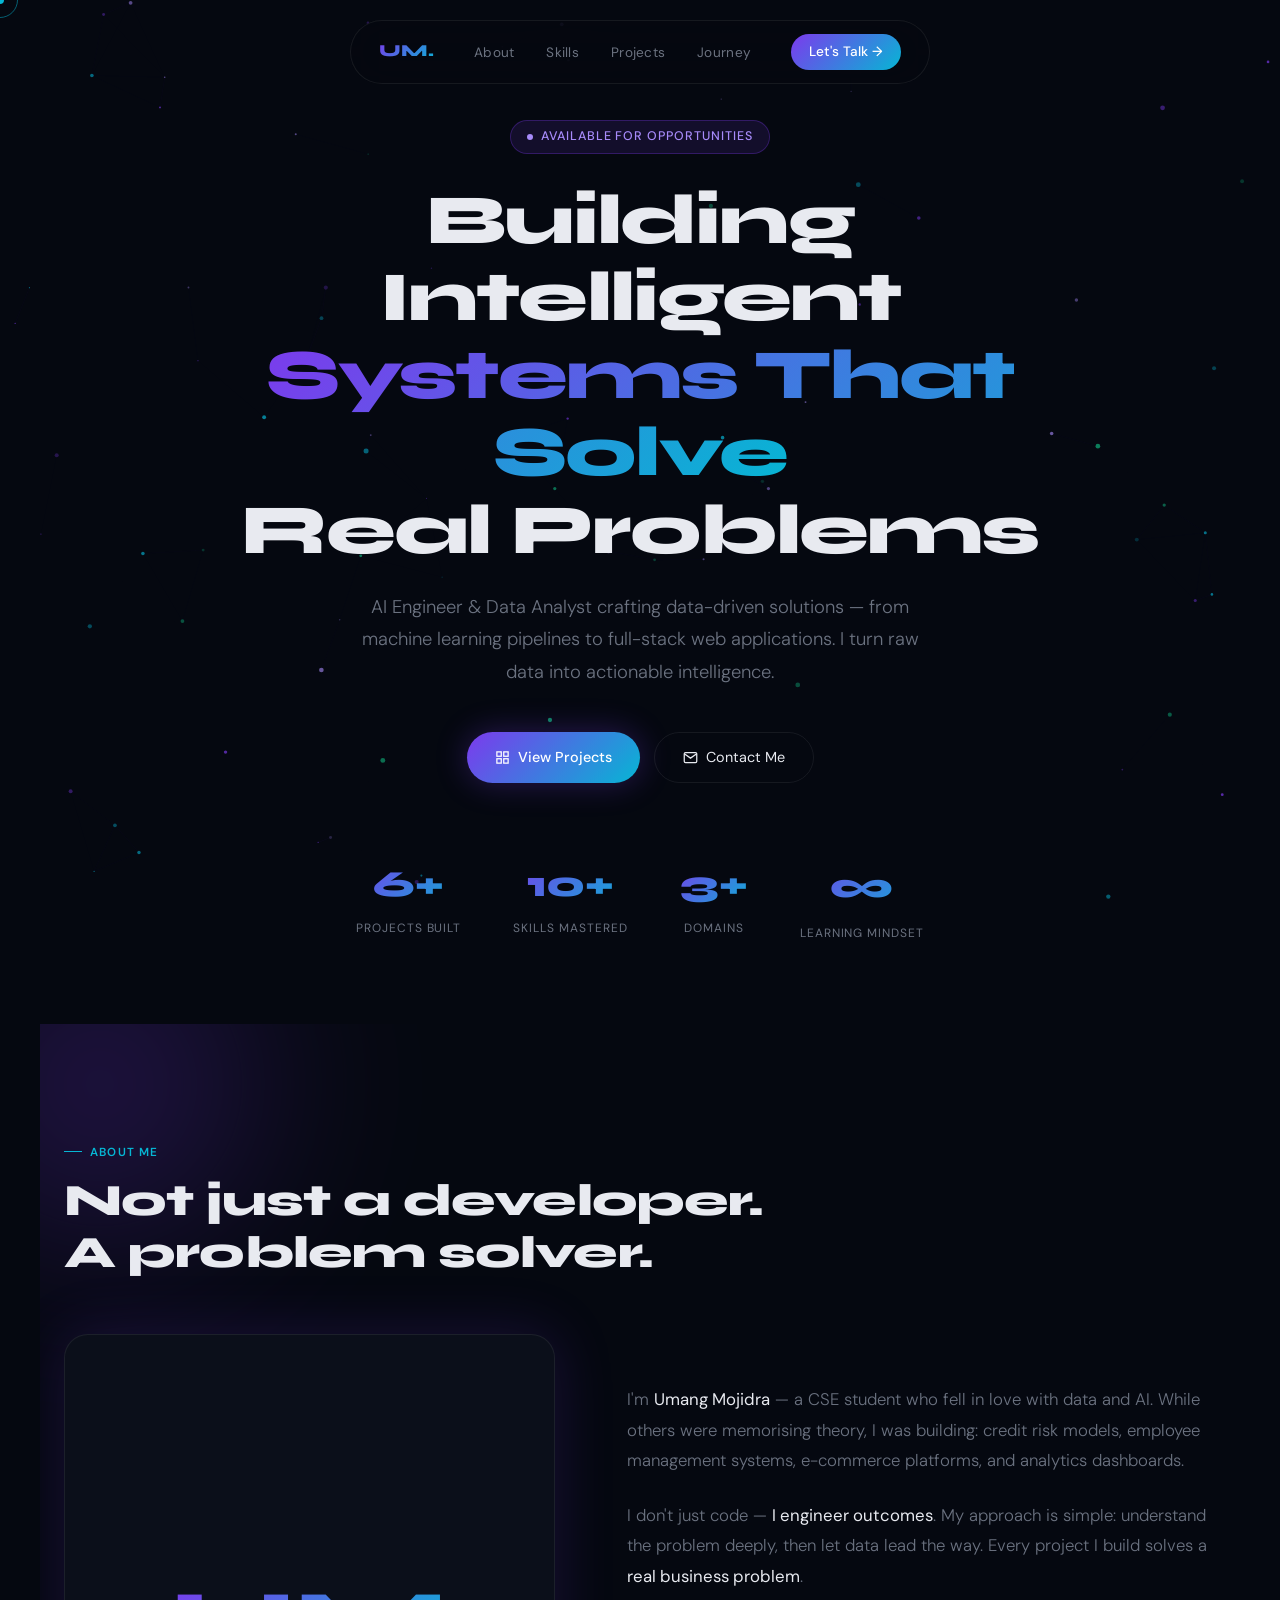
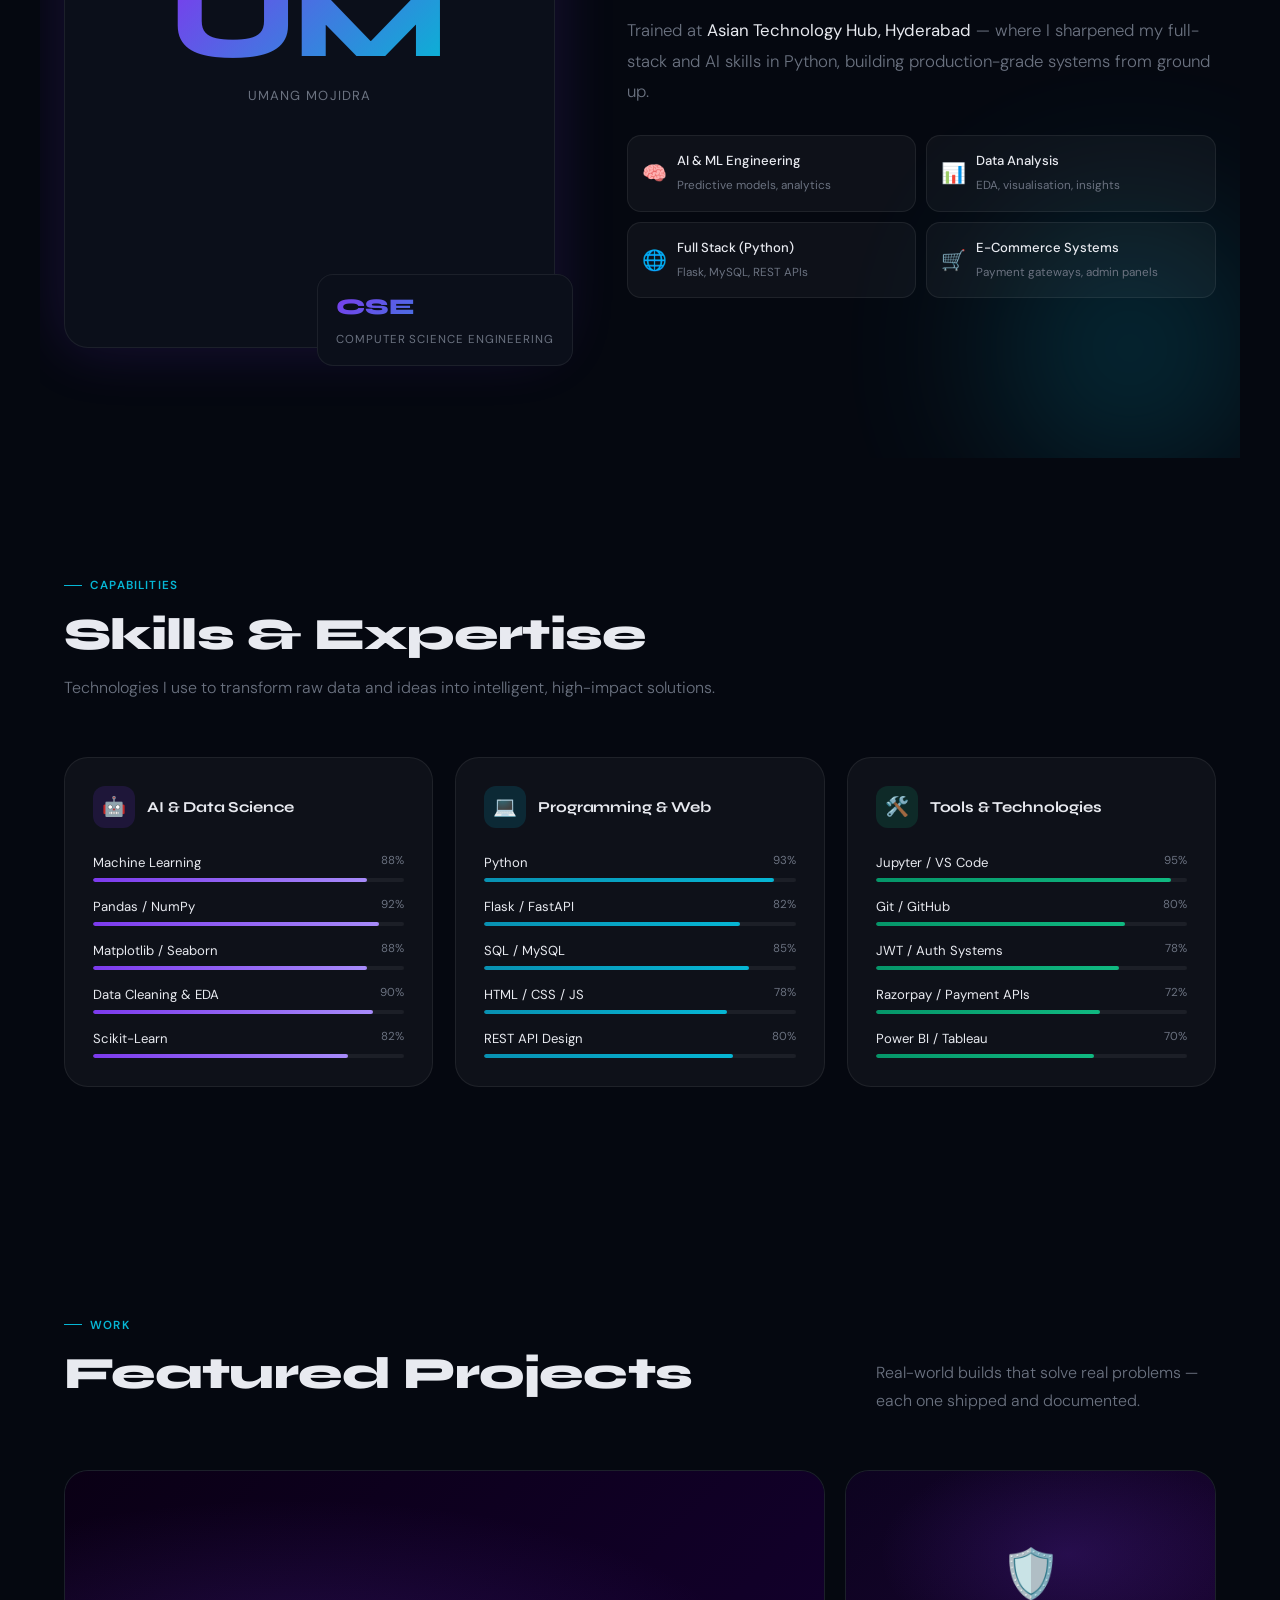
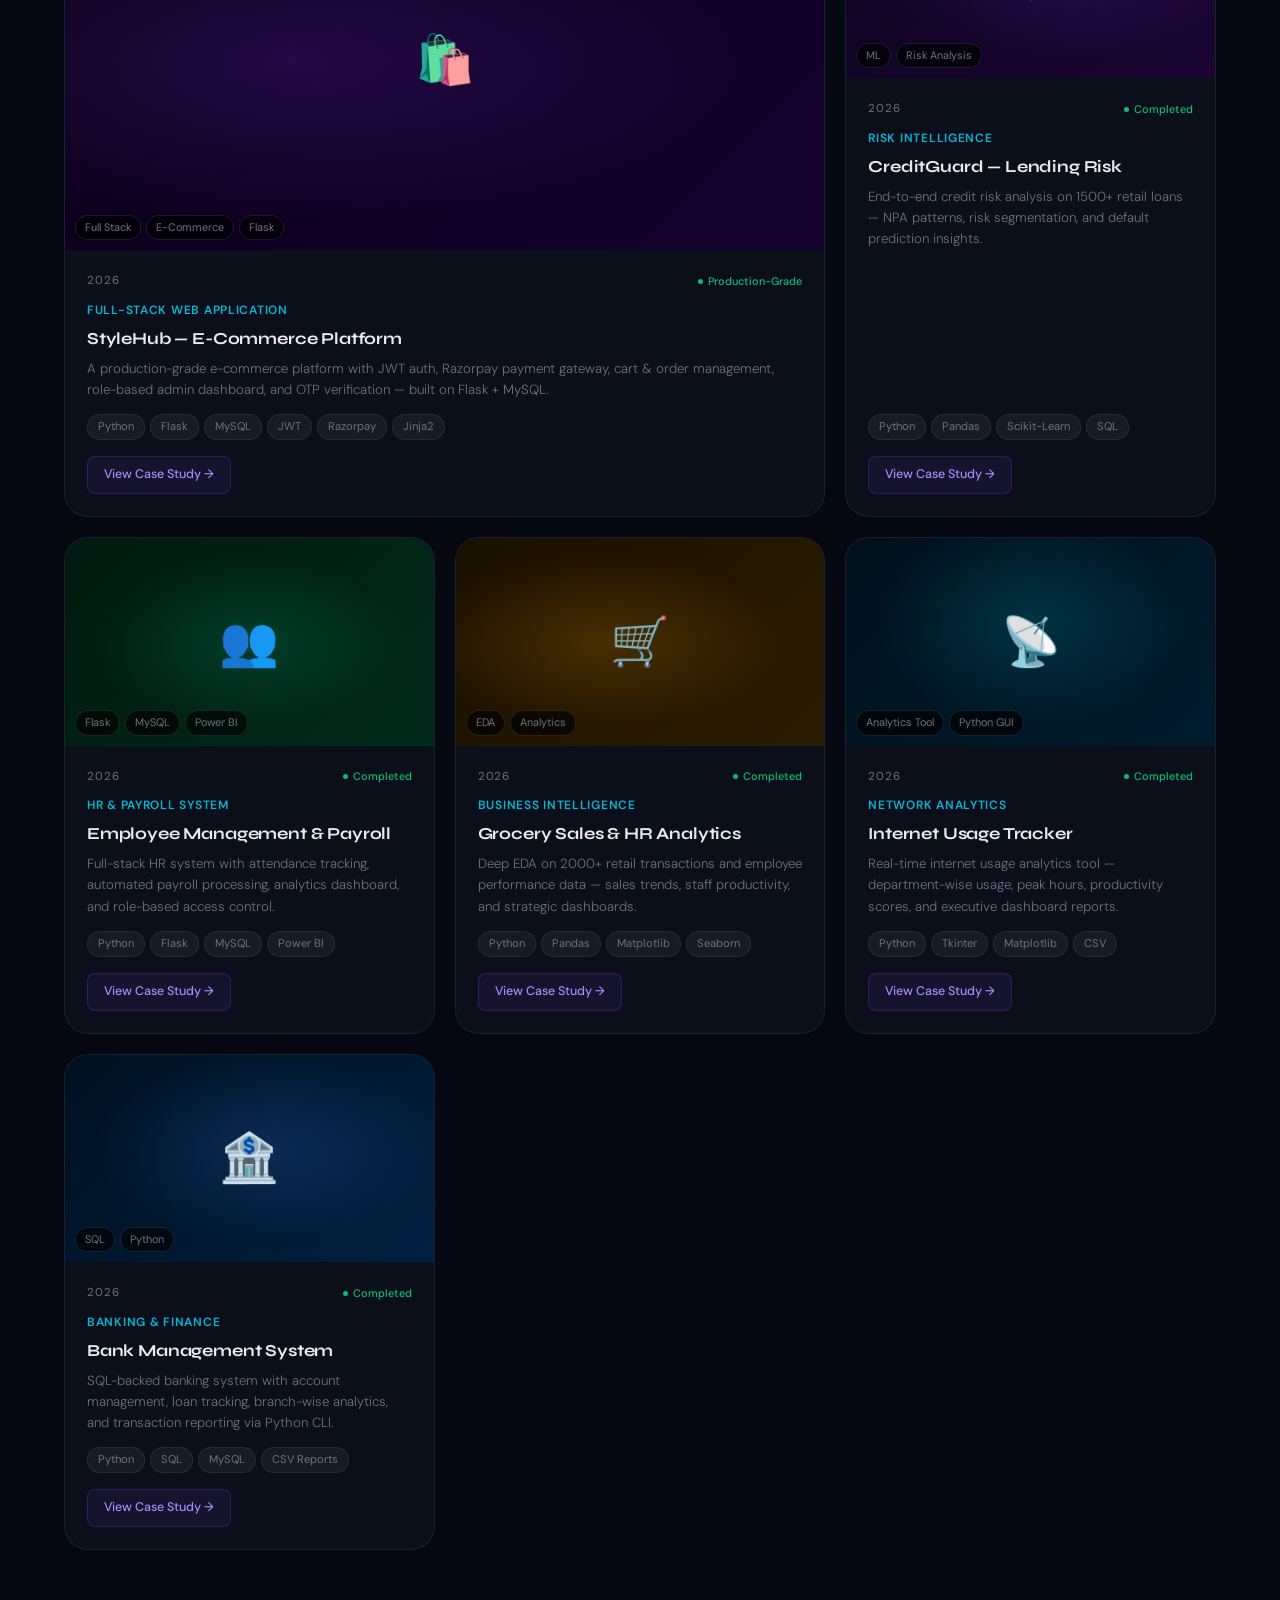
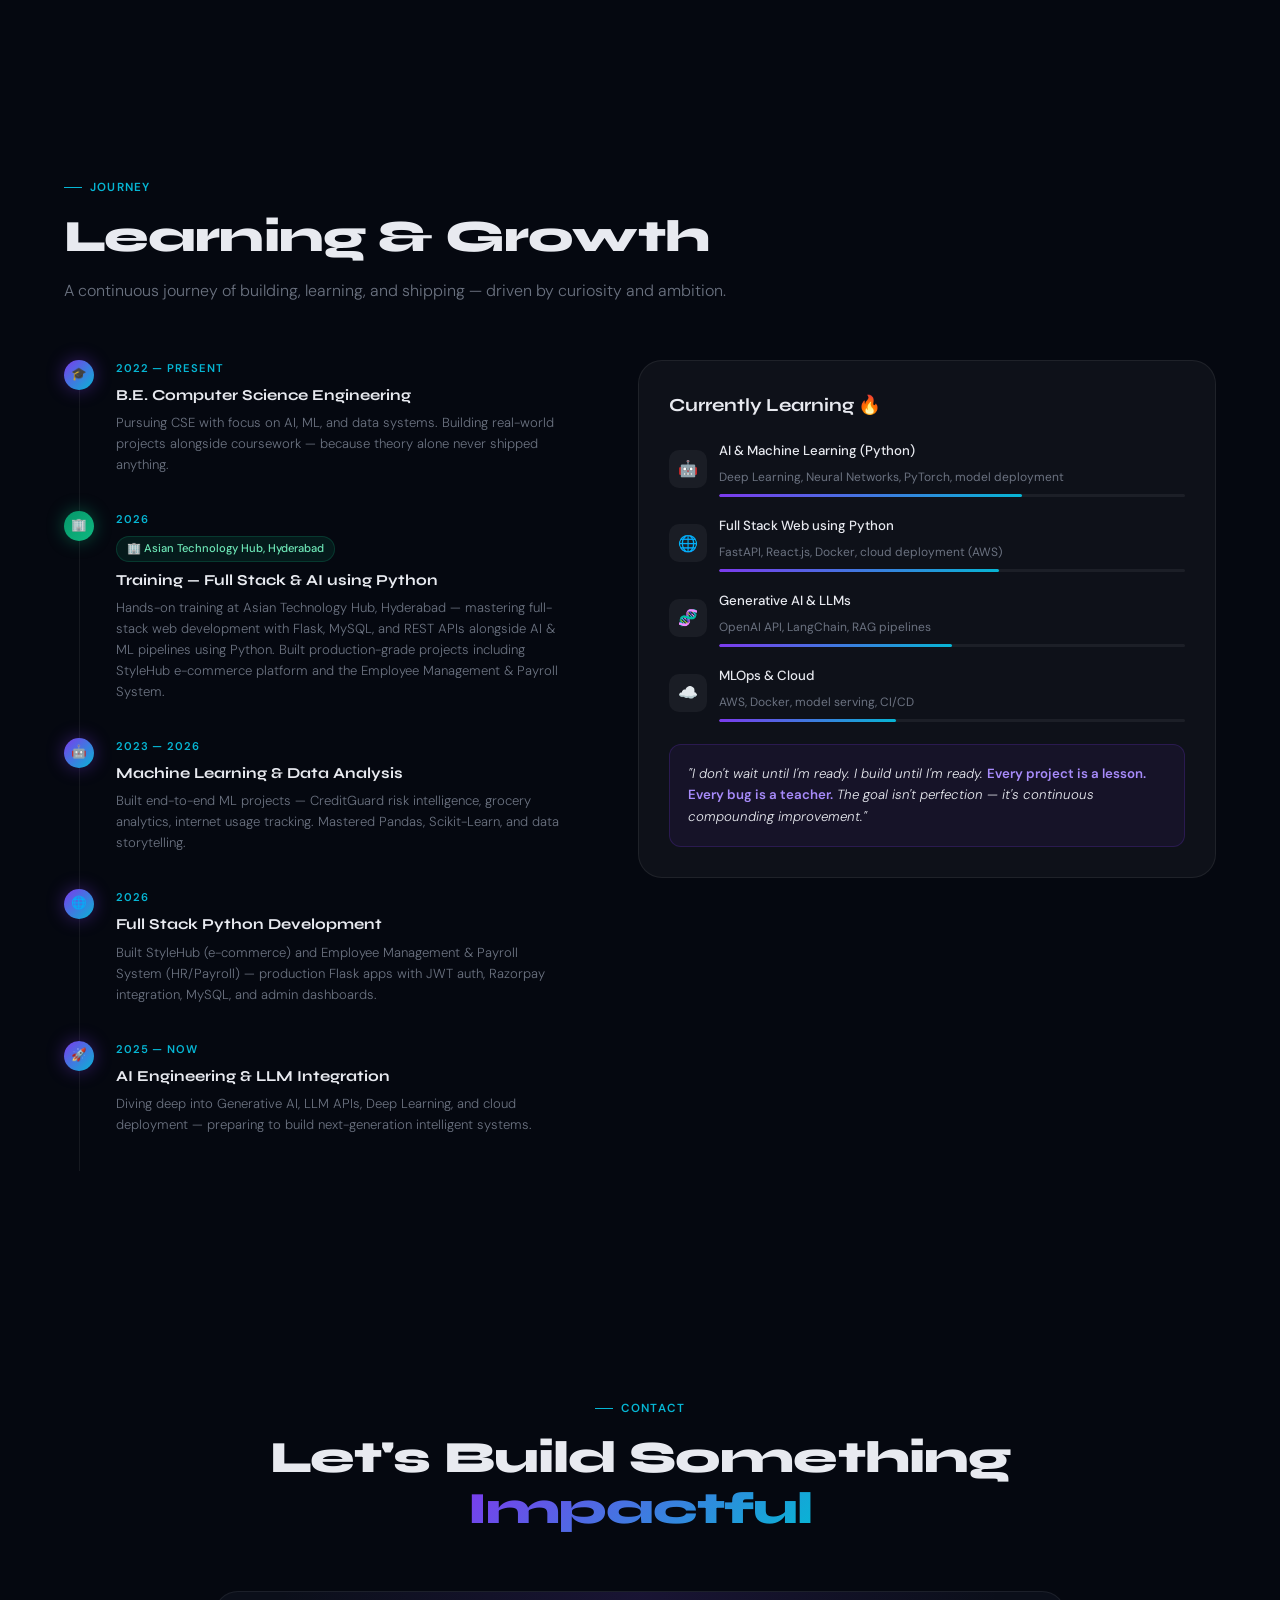
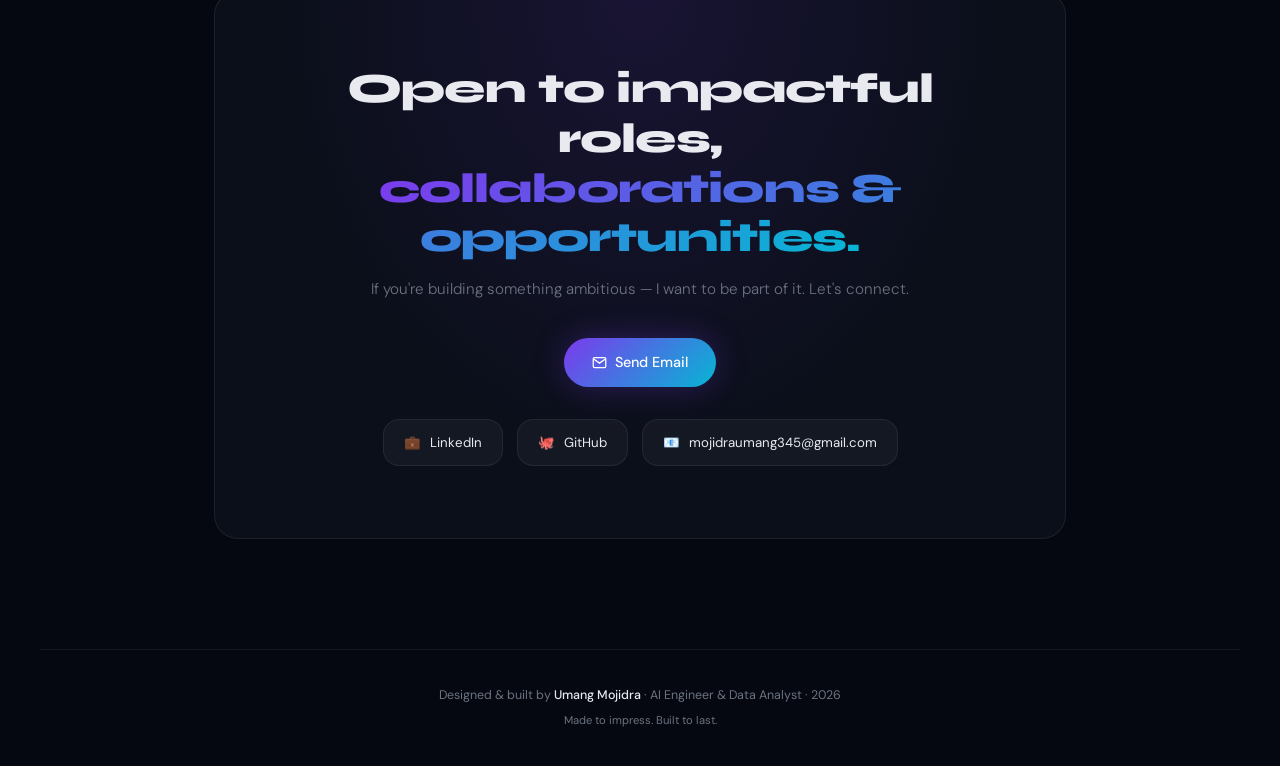
<file: index.html>
<!DOCTYPE html>
<html lang="en">
<head>
<meta charset="UTF-8">
<meta name="viewport" content="width=device-width, initial-scale=1.0">
<title>Umang Mojidra — AI Engineer & Data Analyst</title>
<link rel="preconnect" href="https://fonts.googleapis.com">
<link rel="preconnect" href="https://fonts.gstatic.com" crossorigin>
<link href="https://fonts.googleapis.com/css2?family=Syne:wght@400;600;700;800&family=DM+Sans:ital,opsz,wght@0,9..40,300;0,9..40,400;0,9..40,500;1,9..40,300&display=swap" rel="stylesheet">
<link rel="stylesheet" href="css/shared.css">
<style>
/* ===== HERO ===== */
#hero {
  min-height: 100vh; display: flex; align-items: center; justify-content: center;
  position: relative; overflow: hidden; padding: 120px 24px 80px;
  max-width: 100%; margin: 0;
}
#hero-canvas { position: absolute; inset: 0; z-index: 0; }
.hero-inner { position: relative; z-index: 1; text-align: center; max-width: 900px; }
.hero-badge {
  display: inline-flex; align-items: center; gap: 8px;
  padding: 6px 16px; background: rgba(124,58,237,.12);
  border: 1px solid rgba(124,58,237,.3); border-radius: 100px;
  font-size: .78rem; color: #a78bfa; letter-spacing: .08em;
  text-transform: uppercase; font-weight: 500; margin-bottom: 28px;
  animation: fadeUp .8s ease forwards; opacity: 0;
}
.badge-dot { width:6px;height:6px;background:#a78bfa;border-radius:50%;animation:pulse 2s infinite; }
.hero-title {
  font-family: var(--font-head); font-size: clamp(2.4rem,5.5vw,5rem);
  font-weight: 800; line-height: 1.1; letter-spacing: -.025em; margin-bottom: 22px;
  animation: fadeUp .8s .18s ease forwards; opacity: 0;
}
.hero-title .line2 { background: var(--grad); -webkit-background-clip:text; -webkit-text-fill-color:transparent; background-clip:text; }
.hero-sub {
  font-size: clamp(.95rem,1.8vw,1.15rem); color: var(--muted); line-height: 1.75;
  max-width: 580px; margin: 0 auto 44px; font-weight: 300;
  animation: fadeUp .8s .36s ease forwards; opacity: 0;
}
.hero-btns {
  display: flex; gap: 14px; justify-content: center; flex-wrap: wrap;
  animation: fadeUp .8s .52s ease forwards; opacity: 0;
}
.hero-stats {
  display: flex; justify-content: center; gap: 52px; margin-top: 72px; flex-wrap: wrap;
  animation: fadeUp .8s .7s ease forwards; opacity: 0;
}
.stat-item { text-align: center; }
.stat-num {
  font-family: var(--font-head); font-size: 2.3rem; font-weight: 800;
  background: var(--grad); -webkit-background-clip:text; -webkit-text-fill-color:transparent; background-clip:text; display:block;
}
.stat-label { font-size: .75rem; color: var(--muted); text-transform: uppercase; letter-spacing: .08em; margin-top: 3px; }
.scroll-hint {
  position: absolute; bottom: 36px; left: 50%; transform: translateX(-50%);
  display: flex; flex-direction: column; align-items: center; gap: 7px;
  color: var(--muted); font-size: .72rem; letter-spacing: .1em; text-transform: uppercase;
  animation: fadeUp 1s 1.1s ease forwards; opacity: 0;
}
.scroll-line { width:1px;height:36px;background:linear-gradient(to bottom,var(--accent2),transparent);animation:scrollLine 2s infinite; }

/* ===== SECTIONS ===== */
.page-section { padding: 110px 24px; max-width: 1200px; margin: 0 auto; }
.page-section.narrow { max-width: 900px; }

/* ===== ABOUT ===== */
.about-grid { display:grid;grid-template-columns:1fr 1.2fr;gap:72px;align-items:center;margin-top:56px; }
.about-img-wrap {
  aspect-ratio:4/5; border-radius:var(--radius-lg); overflow:hidden;
  background:var(--surface); border:1px solid var(--border); position:relative;
  display:flex; align-items:center; justify-content:center;
  box-shadow:0 0 60px rgba(124,58,237,.18);
}
.about-initials {
  font-family:var(--font-head); font-size:6rem; font-weight:800;
  background:var(--grad); -webkit-background-clip:text; -webkit-text-fill-color:transparent; background-clip:text;
  line-height:1;
}
.about-float {
  position:absolute; bottom:-18px; right:-18px; background:var(--surface);
  border:1px solid var(--border); border-radius:var(--radius); padding:14px 18px; backdrop-filter:blur(12px);
}
.about-float strong {
  font-family:var(--font-head); font-size:1.4rem; font-weight:800;
  background:var(--grad); -webkit-background-clip:text; -webkit-text-fill-color:transparent; background-clip:text; display:block;
}
.about-float span { font-size:.72rem; color:var(--muted); text-transform:uppercase; letter-spacing:.08em; }
.story-text { font-size:1.05rem; line-height:1.82; color:var(--muted); margin-bottom:24px; font-weight:300; }
.story-text em { font-style:normal; color:var(--text); font-weight:400; }
.highlight-grid { display:grid;grid-template-columns:1fr 1fr;gap:10px;margin-top:28px; }
.highlight-item {
  padding:14px; background:var(--glass); border:1px solid var(--border); border-radius:14px;
  display:flex; align-items:center; gap:10px; transition:border-color .2s,background .2s;
}
.highlight-item:hover { border-color:rgba(124,58,237,.3); background:rgba(124,58,237,.05); }
.hi-icon { font-size:1.25rem; flex-shrink:0; }
.hi-text strong { display:block; font-size:.82rem; font-weight:500; }
.hi-text span { font-size:.73rem; color:var(--muted); }

/* ===== SKILLS ===== */
.skills-grid { display:grid; grid-template-columns:repeat(3,1fr); gap:22px; margin-top:56px; }
.skill-category {
  background:var(--glass); border:1px solid var(--border); border-radius:var(--radius-lg);
  padding:28px; transition:transform .3s,border-color .3s;
}
.skill-category:hover { transform:translateY(-4px); border-color:rgba(124,58,237,.3); }
.cat-header { display:flex; align-items:center; gap:12px; margin-bottom:24px; }
.cat-icon {
  width:42px; height:42px; border-radius:12px; display:flex;
  align-items:center; justify-content:center; font-size:1.2rem; flex-shrink:0;
}
.cat-icon.purple { background:rgba(124,58,237,.15); }
.cat-icon.cyan   { background:rgba(6,182,212,.15); }
.cat-icon.green  { background:rgba(16,185,129,.15); }
.cat-label { font-family:var(--font-head); font-size:.95rem; font-weight:700; letter-spacing:-.01em; }
.skill-list { list-style:none; display:flex; flex-direction:column; gap:14px; }
.skill-name { display:flex; justify-content:space-between; font-size:.82rem; margin-bottom:5px; color:var(--text); }
.skill-pct { color:var(--muted); font-size:.72rem; }
.skill-bar-bg { height:4px; background:rgba(255,255,255,.06); border-radius:99px; overflow:hidden; }
.skill-bar-fill { height:100%; border-radius:99px; width:0%; transition:width 1.2s cubic-bezier(.16,1,.3,1); }
.skill-bar-fill.purple { background:linear-gradient(90deg,#7c3aed,#a78bfa); }
.skill-bar-fill.cyan   { background:linear-gradient(90deg,#0891b2,#06b6d4); }
.skill-bar-fill.green  { background:linear-gradient(90deg,#059669,#10b981); }

/* ===== PROJECTS GRID ===== */
.projects-grid { display:grid; grid-template-columns:repeat(3,1fr); gap:20px; margin-top:56px; }
.proj-card {
  background:var(--surface); border:1px solid var(--border); border-radius:var(--radius-lg);
  overflow:hidden; display:flex; flex-direction:column;
  transition:transform .3s,border-color .3s,box-shadow .3s;
  text-decoration:none; color:inherit;
}
.proj-card:hover { transform:translateY(-6px); border-color:rgba(124,58,237,.4); box-shadow:0 20px 52px rgba(124,58,237,.15); }
.proj-card.featured { grid-column:span 2; }
.proj-visual {
  aspect-ratio:16/9; display:flex; align-items:center; justify-content:center;
  font-size:3rem; position:relative; overflow:hidden;
}
.proj-card.featured .proj-visual { aspect-ratio:2/1; }
.proj-vis-bg { position:absolute;inset:0;opacity:.18; }
.proj-emoji { z-index:1; }
.proj-tags { position:absolute; bottom:10px; left:10px; display:flex; gap:5px; z-index:2; }
.proj-tag {
  padding:3px 9px; background:rgba(0,0,0,.65); border:1px solid rgba(255,255,255,.1);
  border-radius:100px; font-size:.68rem; color:var(--muted); backdrop-filter:blur(6px);
}
.proj-body { padding:22px; display:flex; flex-direction:column; flex:1; }
.proj-meta { display:flex; justify-content:space-between; align-items:center; margin-bottom:10px; }
.proj-year { font-size:.72rem; color:var(--muted); letter-spacing:.08em; }
.proj-status { display:flex; align-items:center; gap:5px; font-size:.68rem; color:#10b981; font-weight:500; }
.proj-status-dot { width:5px;height:5px;background:#10b981;border-radius:50%;animation:pulse 2s infinite; }
.proj-subtitle { font-size:.75rem; color:var(--accent2); font-weight:600; margin-bottom:8px; text-transform:uppercase; letter-spacing:.06em; }
.proj-title { font-family:var(--font-head); font-size:1.05rem; font-weight:700; letter-spacing:-.01em; margin-bottom:8px; line-height:1.3; }
.proj-desc { font-size:.83rem; color:var(--muted); line-height:1.6; flex:1; font-weight:300; }
.proj-stack { display:flex; flex-wrap:wrap; gap:5px; margin-top:14px; }
.stack-pill {
  padding:3px 10px; background:rgba(255,255,255,.05); border:1px solid var(--border);
  border-radius:100px; font-size:.7rem; color:var(--muted);
}
.proj-cta {
  display:inline-flex; align-items:center; gap:6px; margin-top:16px;
  padding:8px 16px; background:rgba(124,58,237,.1); border:1px solid rgba(124,58,237,.25);
  border-radius:8px; font-size:.78rem; color:#a78bfa; font-weight:500;
  text-decoration:none; transition:background .2s; align-self:flex-start;
}
.proj-cta:hover { background:rgba(124,58,237,.2); }

/* ===== EXPERIENCE / TIMELINE ===== */
.exp-grid { display:grid; grid-template-columns:1fr 1.15fr; gap:72px; align-items:start; margin-top:56px; }
.timeline { position:relative; }
.timeline::before {
  content:''; position:absolute; left:15px; top:24px; bottom:0;
  width:1px; background:var(--border);
}
.tl-item { display:flex; gap:22px; margin-bottom:36px; position:relative; }
.tl-dot {
  width:30px; height:30px; border-radius:50%; background:var(--grad);
  display:flex; align-items:center; justify-content:center; font-size:.78rem;
  flex-shrink:0; z-index:1; box-shadow:0 0 18px rgba(124,58,237,.4);
}
.tl-dot.green-dot { background:linear-gradient(135deg,#059669,#10b981); box-shadow:0 0 18px rgba(16,185,129,.4); }
.tl-content {}
.tl-date { font-size:.7rem; color:var(--accent2); font-weight:600; text-transform:uppercase; letter-spacing:.08em; margin-bottom:5px; }
.tl-org {
  display:inline-flex; align-items:center; gap:6px; padding:3px 10px;
  background:rgba(16,185,129,.1); border:1px solid rgba(16,185,129,.2);
  border-radius:100px; font-size:.7rem; color:#6ee7b7; font-weight:500;
  margin-bottom:6px;
}
.tl-title { font-family:var(--font-head); font-size:.95rem; font-weight:700; margin-bottom:5px; }
.tl-desc { font-size:.82rem; color:var(--muted); line-height:1.6; font-weight:300; }

/* ===== LEARNING PANEL ===== */
.learning-panel {
  background:var(--glass); border:1px solid var(--border); border-radius:var(--radius-lg); padding:30px;
}
.learning-panel h3 { font-family:var(--font-head); font-size:1.15rem; font-weight:700; margin-bottom:20px; }
.learn-row { display:flex; align-items:center; gap:12px; margin-bottom:18px; }
.learn-icon { width:38px;height:38px;border-radius:10px;background:rgba(255,255,255,.05);display:flex;align-items:center;justify-content:center;font-size:1rem;flex-shrink:0; }
.learn-text { flex:1; }
.learn-text strong { display:block; font-size:.83rem; font-weight:500; margin-bottom:2px; }
.learn-text span { font-size:.75rem; color:var(--muted); }
.progress-mini { margin-top:5px;height:3px;background:rgba(255,255,255,.06);border-radius:99px;overflow:hidden; }
.progress-mini-fill { height:100%;border-radius:99px;background:var(--grad);width:0%;transition:width 1.3s cubic-bezier(.16,1,.3,1); }
.mindset-quote {
  margin-top:22px; padding:18px; background:rgba(124,58,237,.07);
  border:1px solid rgba(124,58,237,.2); border-radius:12px;
  font-size:.83rem; line-height:1.65; color:var(--text); font-style:italic; font-weight:300;
}
.mindset-quote strong { font-style:normal; color:#a78bfa; font-weight:600; }

/* ===== CONTACT ===== */
.contact-box {
  background:var(--surface); border:1px solid var(--border); border-radius:var(--radius-lg);
  padding:72px 56px; text-align:center; position:relative; overflow:hidden; margin-top:56px;
}
.contact-box::before {
  content:''; position:absolute; inset:0;
  background:radial-gradient(ellipse at 50% 0%,rgba(124,58,237,.12),transparent 60%);
}
.contact-box > * { position:relative; z-index:1; }
.cta-headline {
  font-family:var(--font-head); font-size:clamp(1.5rem,3.5vw,2.6rem);
  font-weight:800; letter-spacing:-.02em; line-height:1.2; margin-bottom:14px;
}
.cta-sub { color:var(--muted); font-size:.95rem; margin-bottom:36px; font-weight:300; }
.contact-links { display:flex; justify-content:center; gap:14px; flex-wrap:wrap; margin-top:32px; }
.contact-link {
  display:flex; align-items:center; gap:9px; padding:12px 20px;
  background:var(--glass); border:1px solid var(--border); border-radius:var(--radius);
  text-decoration:none; color:var(--text); font-size:.83rem; transition:all .2s;
}
.contact-link:hover { border-color:rgba(6,182,212,.4); background:rgba(6,182,212,.06); transform:translateY(-2px); }

/* ===== ORBS ===== */
.orb { position:absolute;border-radius:50%;filter:blur(80px);pointer-events:none;opacity:.3;z-index:0; }
.orb-1 { width:480px;height:480px;background:radial-gradient(circle,#7c3aed 0%,transparent 70%);top:-180px;left:-180px; }
.orb-2 { width:380px;height:380px;background:radial-gradient(circle,#06b6d4 0%,transparent 70%);bottom:-80px;right:-80px; }

/* ===== RESPONSIVE ===== */
@media(max-width:900px){
  .about-grid { grid-template-columns:1fr; gap:40px; }
  .skills-grid { grid-template-columns:1fr; }
  .projects-grid { grid-template-columns:1fr; }
  .proj-card.featured { grid-column:span 1; }
  .exp-grid { grid-template-columns:1fr; }
  .contact-box { padding:44px 24px; }
  .hero-stats { gap:28px; }
}
</style>
</head>
<body>
<div id="cursor-dot"></div>
<div id="cursor-ring"></div>
<div id="scroll-bar"></div>

<!-- NAV -->
<nav id="navbar">
  <a href="index.html" class="nav-logo">UM.</a>
  <ul class="nav-links">
    <li><a href="#about">About</a></li>
    <li><a href="#skills">Skills</a></li>
    <li><a href="#projects">Projects</a></li>
    <li><a href="#experience">Journey</a></li>
  </ul>
  <a href="#contact" class="nav-cta">Let's Talk →</a>
</nav>

<!-- HERO -->
<section id="hero">
  <canvas id="hero-canvas"></canvas>
  <div class="hero-inner">
    <div class="hero-badge"><span class="badge-dot"></span>Available for Opportunities</div>
    <h1 class="hero-title">
      Building Intelligent<br>
      <span class="line2">Systems That Solve</span><br>
      Real Problems
    </h1>
    <p class="hero-sub">AI Engineer & Data Analyst crafting data-driven solutions — from machine learning pipelines to full-stack web applications. I turn raw data into actionable intelligence.</p>
    <div class="hero-btns">
      <a href="#projects" class="btn-primary">
        <svg width="15" height="15" viewBox="0 0 24 24" fill="none" stroke="currentColor" stroke-width="2"><rect x="3" y="3" width="7" height="7"/><rect x="14" y="3" width="7" height="7"/><rect x="3" y="14" width="7" height="7"/><rect x="14" y="14" width="7" height="7"/></svg>
        View Projects
      </a>
      <a href="#contact" class="btn-outline">
        <svg width="15" height="15" viewBox="0 0 24 24" fill="none" stroke="currentColor" stroke-width="2"><path d="M4 4h16c1.1 0 2 .9 2 2v12c0 1.1-.9 2-2 2H4c-1.1 0-2-.9-2-2V6c0-1.1.9-2 2-2z"/><polyline points="22,6 12,13 2,6"/></svg>
        Contact Me
      </a>
    </div>
    <div class="hero-stats">
      <div class="stat-item"><span class="stat-num counter" data-target="6">0</span><span class="stat-label">Projects Built</span></div>
      <div class="stat-item"><span class="stat-num counter" data-target="10">0</span><span class="stat-label">Skills Mastered</span></div>
      <div class="stat-item"><span class="stat-num counter" data-target="3">0</span><span class="stat-label">Domains</span></div>
      <div class="stat-item"><span class="stat-num" style="font-size:2.5rem">∞</span><span class="stat-label">Learning Mindset</span></div>
    </div>
  </div>
  <!-- <div class="scroll-hint"><span>Scroll</span><div class="scroll-line"></div></div> -->
</section>

<!-- ABOUT -->
<section id="about" class="page-section" style="position:relative;overflow:hidden;">
  <div class="orb orb-1" aria-hidden="true"></div>
  <div class="orb orb-2" aria-hidden="true"></div>
  <div style="position:relative;z-index:1;">
    <div class="section-tag">About Me</div>
    <h2 class="section-title">Not just a developer.<br>A problem solver.</h2>
    <div class="about-grid reveal">
      <div style="position:relative;">
        <div class="about-img-wrap">
          <div style="display:flex;flex-direction:column;align-items:center;gap:12px;">
            <span class="about-initials">UM</span>
            <span style="font-size:.82rem;color:var(--muted);font-family:var(--font-body);letter-spacing:.08em;">UMANG MOJIDRA</span>
          </div>
        </div>
        <div class="about-float">
          <strong>CSE</strong><span>Computer Science Engineering</span>
        </div>
      </div>
      <div>
        <p class="story-text">I'm <em>Umang Mojidra</em> — a CSE student who fell in love with data and AI. While others were memorising theory, I was building: credit risk models, employee management systems, e-commerce platforms, and analytics dashboards.</p>
        <p class="story-text">I don't just code — <em>I engineer outcomes</em>. My approach is simple: understand the problem deeply, then let data lead the way. Every project I build solves a <em>real business problem</em>.</p>
        <p class="story-text">Trained at <em>Asian Technology Hub, Hyderabad</em> — where I sharpened my full-stack and AI skills in Python, building production-grade systems from ground up.</p>
        <div class="highlight-grid">
          <div class="highlight-item"><span class="hi-icon">🧠</span><div class="hi-text"><strong>AI & ML Engineering</strong><span>Predictive models, analytics</span></div></div>
          <div class="highlight-item"><span class="hi-icon">📊</span><div class="hi-text"><strong>Data Analysis</strong><span>EDA, visualisation, insights</span></div></div>
          <div class="highlight-item"><span class="hi-icon">🌐</span><div class="hi-text"><strong>Full Stack (Python)</strong><span>Flask, MySQL, REST APIs</span></div></div>
          <div class="highlight-item"><span class="hi-icon">🛒</span><div class="hi-text"><strong>E-Commerce Systems</strong><span>Payment gateways, admin panels</span></div></div>
        </div>
      </div>
    </div>
  </div>
</section>

<!-- SKILLS -->
<section id="skills" class="page-section">
  <div class="section-tag">Capabilities</div>
  <h2 class="section-title">Skills & Expertise</h2>
  <p class="section-desc">Technologies I use to transform raw data and ideas into intelligent, high-impact solutions.</p>
  <div class="skills-grid">
    <div class="skill-category reveal">
      <div class="cat-header"><div class="cat-icon purple">🤖</div><span class="cat-label">AI & Data Science</span></div>
      <ul class="skill-list">
        <li class="skill-item"><div class="skill-name"><span>Machine Learning</span><span class="skill-pct">88%</span></div><div class="skill-bar-bg"><div class="skill-bar-fill purple" data-pct="88"></div></div></li>
        <li class="skill-item"><div class="skill-name"><span>Pandas / NumPy</span><span class="skill-pct">92%</span></div><div class="skill-bar-bg"><div class="skill-bar-fill purple" data-pct="92"></div></div></li>
        <li class="skill-item"><div class="skill-name"><span>Matplotlib / Seaborn</span><span class="skill-pct">88%</span></div><div class="skill-bar-bg"><div class="skill-bar-fill purple" data-pct="88"></div></div></li>
        <li class="skill-item"><div class="skill-name"><span>Data Cleaning & EDA</span><span class="skill-pct">90%</span></div><div class="skill-bar-bg"><div class="skill-bar-fill purple" data-pct="90"></div></div></li>
        <li class="skill-item"><div class="skill-name"><span>Scikit-Learn</span><span class="skill-pct">82%</span></div><div class="skill-bar-bg"><div class="skill-bar-fill purple" data-pct="82"></div></div></li>
      </ul>
    </div>
    <div class="skill-category reveal reveal-delay-1">
      <div class="cat-header"><div class="cat-icon cyan">💻</div><span class="cat-label">Programming & Web</span></div>
      <ul class="skill-list">
        <li class="skill-item"><div class="skill-name"><span>Python</span><span class="skill-pct">93%</span></div><div class="skill-bar-bg"><div class="skill-bar-fill cyan" data-pct="93"></div></div></li>
        <li class="skill-item"><div class="skill-name"><span>Flask / FastAPI</span><span class="skill-pct">82%</span></div><div class="skill-bar-bg"><div class="skill-bar-fill cyan" data-pct="82"></div></div></li>
        <li class="skill-item"><div class="skill-name"><span>SQL / MySQL</span><span class="skill-pct">85%</span></div><div class="skill-bar-bg"><div class="skill-bar-fill cyan" data-pct="85"></div></div></li>
        <li class="skill-item"><div class="skill-name"><span>HTML / CSS / JS</span><span class="skill-pct">78%</span></div><div class="skill-bar-bg"><div class="skill-bar-fill cyan" data-pct="78"></div></div></li>
        <li class="skill-item"><div class="skill-name"><span>REST API Design</span><span class="skill-pct">80%</span></div><div class="skill-bar-bg"><div class="skill-bar-fill cyan" data-pct="80"></div></div></li>
      </ul>
    </div>
    <div class="skill-category reveal reveal-delay-2">
      <div class="cat-header"><div class="cat-icon green">🛠️</div><span class="cat-label">Tools & Technologies</span></div>
      <ul class="skill-list">
        <li class="skill-item"><div class="skill-name"><span>Jupyter / VS Code</span><span class="skill-pct">95%</span></div><div class="skill-bar-bg"><div class="skill-bar-fill green" data-pct="95"></div></div></li>
        <li class="skill-item"><div class="skill-name"><span>Git / GitHub</span><span class="skill-pct">80%</span></div><div class="skill-bar-bg"><div class="skill-bar-fill green" data-pct="80"></div></div></li>
        <li class="skill-item"><div class="skill-name"><span>JWT / Auth Systems</span><span class="skill-pct">78%</span></div><div class="skill-bar-bg"><div class="skill-bar-fill green" data-pct="78"></div></div></li>
        <li class="skill-item"><div class="skill-name"><span>Razorpay / Payment APIs</span><span class="skill-pct">72%</span></div><div class="skill-bar-bg"><div class="skill-bar-fill green" data-pct="72"></div></div></li>
        <li class="skill-item"><div class="skill-name"><span>Power BI / Tableau</span><span class="skill-pct">70%</span></div><div class="skill-bar-bg"><div class="skill-bar-fill green" data-pct="70"></div></div></li>
      </ul>
    </div>
  </div>
</section>

<!-- PROJECTS -->
<section id="projects" class="page-section">
  <div style="display:flex;justify-content:space-between;align-items:flex-end;flex-wrap:wrap;gap:20px;margin-bottom:0;">
    <div>
      <div class="section-tag">Work</div>
      <h2 class="section-title">Featured Projects</h2>
    </div>
    <p class="section-desc" style="max-width:340px;">Real-world builds that solve real problems — each one shipped and documented.</p>
  </div>
  <div class="projects-grid">

    <!-- StyleHub - FEATURED -->
    <a href="projects/stylehub.html" class="proj-card featured reveal">
      <div class="proj-visual" style="background:linear-gradient(135deg,#0a0015,#140030);">
        <div class="proj-vis-bg" style="background:radial-gradient(ellipse at 30% 50%,#7c3aed,transparent 60%)"></div>
        <span class="proj-emoji">🛍️</span>
        <div class="proj-tags"><span class="proj-tag">Full Stack</span><span class="proj-tag">E-Commerce</span><span class="proj-tag">Flask</span></div>
      </div>
      <div class="proj-body">
        <div class="proj-meta"><span class="proj-year">2026</span><span class="proj-status"><span class="proj-status-dot"></span>Production-Grade</span></div>
        <div class="proj-subtitle">Full-Stack Web Application</div>
        <h3 class="proj-title">StyleHub — E-Commerce Platform</h3>
        <p class="proj-desc">A production-grade e-commerce platform with JWT auth, Razorpay payment gateway, cart & order management, role-based admin dashboard, and OTP verification — built on Flask + MySQL.</p>
        <div class="proj-stack"><span class="stack-pill">Python</span><span class="stack-pill">Flask</span><span class="stack-pill">MySQL</span><span class="stack-pill">JWT</span><span class="stack-pill">Razorpay</span><span class="stack-pill">Jinja2</span></div>
        <span class="proj-cta">View Case Study →</span>
      </div>
    </a>

    <!-- CreditGuard -->
    <a href="projects/creditguard.html" class="proj-card reveal reveal-delay-1">
      <div class="proj-visual" style="background:linear-gradient(135deg,#0d0320,#1a0533);">
        <div class="proj-vis-bg" style="background:radial-gradient(ellipse at 60% 40%,#7c3aed,transparent 60%)"></div>
        <span class="proj-emoji">🛡️</span>
        <div class="proj-tags"><span class="proj-tag">ML</span><span class="proj-tag">Risk Analysis</span></div>
      </div>
      <div class="proj-body">
        <div class="proj-meta"><span class="proj-year">2026</span><span class="proj-status"><span class="proj-status-dot"></span>Completed</span></div>
        <div class="proj-subtitle">Risk Intelligence</div>
        <h3 class="proj-title">CreditGuard — Lending Risk</h3>
        <p class="proj-desc">End-to-end credit risk analysis on 1500+ retail loans — NPA patterns, risk segmentation, and default prediction insights.</p>
        <div class="proj-stack"><span class="stack-pill">Python</span><span class="stack-pill">Pandas</span><span class="stack-pill">Scikit-Learn</span><span class="stack-pill">SQL</span></div>
        <span class="proj-cta">View Case Study →</span>
      </div>
    </a>

    <!-- Employee Management -->
    <a href="projects/employee.html" class="proj-card reveal reveal-delay-2">
      <div class="proj-visual" style="background:linear-gradient(135deg,#001a10,#002a1a);">
        <div class="proj-vis-bg" style="background:radial-gradient(ellipse at 50% 50%,#10b981,transparent 60%)"></div>
        <span class="proj-emoji">👥</span>
        <div class="proj-tags"><span class="proj-tag">Flask</span><span class="proj-tag">MySQL</span><span class="proj-tag">Power BI</span></div>
      </div>
      <div class="proj-body">
        <div class="proj-meta"><span class="proj-year">2026</span><span class="proj-status"><span class="proj-status-dot"></span>Completed</span></div>
        <div class="proj-subtitle">HR & Payroll System</div>
        <h3 class="proj-title">Employee Management & Payroll</h3>
        <p class="proj-desc">Full-stack HR system with attendance tracking, automated payroll processing, analytics dashboard, and role-based access control.</p>
        <div class="proj-stack"><span class="stack-pill">Python</span><span class="stack-pill">Flask</span><span class="stack-pill">MySQL</span><span class="stack-pill">Power BI</span></div>
        <span class="proj-cta">View Case Study →</span>
      </div>
    </a>

    <!-- Grocery EDA -->
    <a href="projects/grocery.html" class="proj-card reveal reveal-delay-1">
      <div class="proj-visual" style="background:linear-gradient(135deg,#1a1000,#2a1c00);">
        <div class="proj-vis-bg" style="background:radial-gradient(ellipse at 40% 50%,#f59e0b,transparent 60%)"></div>
        <span class="proj-emoji">🛒</span>
        <div class="proj-tags"><span class="proj-tag">EDA</span><span class="proj-tag">Analytics</span></div>
      </div>
      <div class="proj-body">
        <div class="proj-meta"><span class="proj-year">2026</span><span class="proj-status"><span class="proj-status-dot"></span>Completed</span></div>
        <div class="proj-subtitle">Business Intelligence</div>
        <h3 class="proj-title">Grocery Sales & HR Analytics</h3>
        <p class="proj-desc">Deep EDA on 2000+ retail transactions and employee performance data — sales trends, staff productivity, and strategic dashboards.</p>
        <div class="proj-stack"><span class="stack-pill">Python</span><span class="stack-pill">Pandas</span><span class="stack-pill">Matplotlib</span><span class="stack-pill">Seaborn</span></div>
        <span class="proj-cta">View Case Study →</span>
      </div>
    </a>

    <!-- Internet Tracker -->
    <a href="projects/internet.html" class="proj-card reveal reveal-delay-2">
      <div class="proj-visual" style="background:linear-gradient(135deg,#00101a,#001c2e);">
        <div class="proj-vis-bg" style="background:radial-gradient(ellipse at 50% 40%,#06b6d4,transparent 60%)"></div>
        <span class="proj-emoji">📡</span>
        <div class="proj-tags"><span class="proj-tag">Analytics Tool</span><span class="proj-tag">Python GUI</span></div>
      </div>
      <div class="proj-body">
        <div class="proj-meta"><span class="proj-year">2026</span><span class="proj-status"><span class="proj-status-dot"></span>Completed</span></div>
        <div class="proj-subtitle">Network Analytics</div>
        <h3 class="proj-title">Internet Usage Tracker</h3>
        <p class="proj-desc">Real-time internet usage analytics tool — department-wise usage, peak hours, productivity scores, and executive dashboard reports.</p>
        <div class="proj-stack"><span class="stack-pill">Python</span><span class="stack-pill">Tkinter</span><span class="stack-pill">Matplotlib</span><span class="stack-pill">CSV</span></div>
        <span class="proj-cta">View Case Study →</span>
      </div>
    </a>

    <!-- BMS -->
    <a href="projects/bms.html" class="proj-card reveal reveal-delay-3">
      <div class="proj-visual" style="background:linear-gradient(135deg,#001020,#002040);">
        <div class="proj-vis-bg" style="background:radial-gradient(ellipse at 55% 45%,#3b82f6,transparent 60%)"></div>
        <span class="proj-emoji">🏦</span>
        <div class="proj-tags"><span class="proj-tag">SQL</span><span class="proj-tag">Python</span></div>
      </div>
      <div class="proj-body">
        <div class="proj-meta"><span class="proj-year">2026</span><span class="proj-status"><span class="proj-status-dot"></span>Completed</span></div>
        <div class="proj-subtitle">Banking & Finance</div>
        <h3 class="proj-title">Bank Management System</h3>
        <p class="proj-desc">SQL-backed banking system with account management, loan tracking, branch-wise analytics, and transaction reporting via Python CLI.</p>
        <div class="proj-stack"><span class="stack-pill">Python</span><span class="stack-pill">SQL</span><span class="stack-pill">MySQL</span><span class="stack-pill">CSV Reports</span></div>
        <span class="proj-cta">View Case Study →</span>
      </div>
    </a>

  </div>
</section>

<!-- EXPERIENCE -->
<section id="experience" class="page-section">
  <div class="section-tag">Journey</div>
  <h2 class="section-title">Learning & Growth</h2>
  <p class="section-desc">A continuous journey of building, learning, and shipping — driven by curiosity and ambition.</p>
  <div class="exp-grid">
    <div class="timeline reveal">
      <div class="tl-item">
        <div class="tl-dot">🎓</div>
        <div class="tl-content">
          <div class="tl-date">2022 — Present</div>
          <div class="tl-title">B.E. Computer Science Engineering</div>
          <div class="tl-desc">Pursuing CSE with focus on AI, ML, and data systems. Building real-world projects alongside coursework — because theory alone never shipped anything.</div>
        </div>
      </div>
      <div class="tl-item">
        <div class="tl-dot green-dot">🏢</div>
        <div class="tl-content">
          <div class="tl-date">2026</div>
          <div class="tl-org">🏢 Asian Technology Hub, Hyderabad</div>
          <div class="tl-title">Training — Full Stack & AI using Python</div>
          <div class="tl-desc">Hands-on training at Asian Technology Hub, Hyderabad — mastering full-stack web development with Flask, MySQL, and REST APIs alongside AI & ML pipelines using Python. Built production-grade projects including StyleHub e-commerce platform and the Employee Management & Payroll System.</div>
        </div>
      </div>
      <div class="tl-item">
        <div class="tl-dot">🤖</div>
        <div class="tl-content">
          <div class="tl-date">2023 — 2026</div>
          <div class="tl-title">Machine Learning & Data Analysis</div>
          <div class="tl-desc">Built end-to-end ML projects — CreditGuard risk intelligence, grocery analytics, internet usage tracking. Mastered Pandas, Scikit-Learn, and data storytelling.</div>
        </div>
      </div>
      <div class="tl-item">
        <div class="tl-dot">🌐</div>
        <div class="tl-content">
          <div class="tl-date">2026</div>
          <div class="tl-title">Full Stack Python Development</div>
          <div class="tl-desc">Built StyleHub (e-commerce) and Employee Management & Payroll System (HR/Payroll) — production Flask apps with JWT auth, Razorpay integration, MySQL, and admin dashboards.</div>
        </div>
      </div>
      <div class="tl-item">
        <div class="tl-dot">🚀</div>
        <div class="tl-content">
          <div class="tl-date">2025 — Now</div>
          <div class="tl-title">AI Engineering & LLM Integration</div>
          <div class="tl-desc">Diving deep into Generative AI, LLM APIs, Deep Learning, and cloud deployment — preparing to build next-generation intelligent systems.</div>
        </div>
      </div>
    </div>
    <div class="learning-panel reveal reveal-delay-1">
      <h3>Currently Learning 🔥</h3>
      <div class="learn-row">
        <div class="learn-icon">🤖</div>
        <div class="learn-text">
          <strong>AI & Machine Learning (Python)</strong>
          <span>Deep Learning, Neural Networks, PyTorch, model deployment</span>
          <div class="progress-mini"><div class="progress-mini-fill" data-pct="65"></div></div>
        </div>
      </div>
      <div class="learn-row">
        <div class="learn-icon">🌐</div>
        <div class="learn-text">
          <strong>Full Stack Web using Python</strong>
          <span>FastAPI, React.js, Docker, cloud deployment (AWS)</span>
          <div class="progress-mini"><div class="progress-mini-fill" data-pct="60"></div></div>
        </div>
      </div>
      <div class="learn-row">
        <div class="learn-icon">🧬</div>
        <div class="learn-text">
          <strong>Generative AI & LLMs</strong>
          <span>OpenAI API, LangChain, RAG pipelines</span>
          <div class="progress-mini"><div class="progress-mini-fill" data-pct="50"></div></div>
        </div>
      </div>
      <div class="learn-row">
        <div class="learn-icon">☁️</div>
        <div class="learn-text">
          <strong>MLOps & Cloud</strong>
          <span>AWS, Docker, model serving, CI/CD</span>
          <div class="progress-mini"><div class="progress-mini-fill" data-pct="38"></div></div>
        </div>
      </div>
      <div class="mindset-quote">
        "I don't wait until I'm ready. I build until I'm ready. <strong>Every project is a lesson. Every bug is a teacher.</strong> The goal isn't perfection — it's continuous compounding improvement."
      </div>
    </div>
  </div>
</section>

<!-- CONTACT -->
<section id="contact" class="page-section narrow" style="text-align:center;">
  <div class="section-tag" style="justify-content:center;">Contact</div>
  <h2 class="section-title">Let's Build Something <span class="grad-text">Impactful</span></h2>
  <div class="contact-box reveal">
    <h2 class="cta-headline">Open to impactful roles,<br><span class="grad-text">collaborations & opportunities.</span></h2>
    <p class="cta-sub">If you're building something ambitious — I want to be part of it. Let's connect.</p>
    <div style="display:flex;justify-content:center;gap:14px;flex-wrap:wrap;">
      <a href="mailto:umangmojidra@gmail.com" class="btn-primary">
        <svg width="15" height="15" viewBox="0 0 24 24" fill="none" stroke="currentColor" stroke-width="2"><path d="M4 4h16c1.1 0 2 .9 2 2v12c0 1.1-.9 2-2 2H4c-1.1 0-2-.9-2-2V6c0-1.1.9-2 2-2z"/><polyline points="22,6 12,13 2,6"/></svg>
        Send Email
      </a>
    </div>
    <div class="contact-links">
      <a href="https://linkedin.com/in/umangmojidra" target="_blank" class="contact-link"><span>💼</span>LinkedIn</a>
      <a href="https://github.com/Umangmojidra" target="_blank" class="contact-link"><span>🐙</span>GitHub</a>
      <a href="mailto:mojidraumang345@gmail.com" class="contact-link"><span>📧</span>mojidraumang345@gmail.com</a>
    </div>
  </div>
</section>

<footer class="site-footer">
  <p>Designed & built by <strong>Umang Mojidra</strong> · AI Engineer & Data Analyst · 2026</p>
  <p style="margin-top:6px;font-size:.7rem;">Made to impress. Built to last.</p>
</footer>

<script src="js/shared.js"></script>
<script>
/* HERO CANVAS */
(function(){
  const c=document.getElementById('hero-canvas'), ctx=c.getContext('2d');
  let W,H,P=[];
  function resize(){ W=c.width=innerWidth; H=c.height=innerHeight; }
  resize(); addEventListener('resize',resize);
  const COLS=['#7c3aed','#06b6d4','#10b981','#a78bfa'];
  class Dot{
    constructor(){ this.reset(); }
    reset(){ this.x=Math.random()*W; this.y=Math.random()*H; this.vx=(Math.random()-.5)*.4; this.vy=(Math.random()-.5)*.4; this.r=Math.random()*2+.5; this.c=COLS[Math.floor(Math.random()*4)]; this.a=Math.random()*.5+.2; }
    update(){ this.x+=this.vx; this.y+=this.vy; if(this.x<0)this.x=W; if(this.x>W)this.x=0; if(this.y<0)this.y=H; if(this.y>H)this.y=0; }
    draw(){ ctx.beginPath();ctx.arc(this.x,this.y,this.r,0,Math.PI*2);ctx.fillStyle=this.c;ctx.globalAlpha=this.a;ctx.fill();ctx.globalAlpha=1; }
  }
  for(let i=0;i<80;i++) P.push(new Dot());
  function frame(){
    ctx.clearRect(0,0,W,H);
    P.forEach(p=>{ p.update(); p.draw(); });
    for(let i=0;i<P.length;i++) for(let j=i+1;j<P.length;j++){
      const dx=P[i].x-P[j].x,dy=P[i].y-P[j].y,d=Math.sqrt(dx*dx+dy*dy);
      if(d<110){ ctx.beginPath();ctx.moveTo(P[i].x,P[i].y);ctx.lineTo(P[j].x,P[j].y);ctx.strokeStyle=`rgba(124,58,237,${.07*(1-d/110)})`;ctx.lineWidth=.5;ctx.stroke(); }
    }
    requestAnimationFrame(frame);
  }
  frame();
})();
</script>
</body>
</html>
</file>
<file: css/shared.css>
/* ============ SHARED VARIABLES & RESET ============ */
*, *::before, *::after { margin: 0; padding: 0; box-sizing: border-box; }

:root {
  --bg:        #050810;
  --surface:   #0b0f1a;
  --surface2:  #0f1525;
  --glass:     rgba(255,255,255,0.04);
  --border:    rgba(255,255,255,0.07);
  --text:      #e8eaf0;
  --muted:     #6b7280;
  --accent1:   #7c3aed;
  --accent2:   #06b6d4;
  --accent3:   #10b981;
  --warn:      #f59e0b;
  --grad:      linear-gradient(135deg, #7c3aed, #06b6d4);
  --grad2:     linear-gradient(135deg, #06b6d4, #10b981);
  --font-head: 'Syne', sans-serif;
  --font-body: 'DM Sans', sans-serif;
  --radius:    16px;
  --radius-lg: 24px;
}

html { scroll-behavior: smooth; }
body {
  font-family: var(--font-body);
  background: var(--bg);
  color: var(--text);
  overflow-x: hidden;
  cursor: none;
  line-height: 1.6;
}

/* ============ CURSOR ============ */
#cursor-dot {
  position: fixed; width: 8px; height: 8px;
  background: var(--accent2); border-radius: 50%;
  pointer-events: none; z-index: 9999;
  transform: translate(-50%,-50%);
}
#cursor-ring {
  position: fixed; width: 36px; height: 36px;
  border: 1.5px solid rgba(6,182,212,0.5); border-radius: 50%;
  pointer-events: none; z-index: 9998;
  transform: translate(-50%,-50%);
  transition: width .15s, height .15s, border-color .15s;
}

/* ============ SCROLL PROGRESS ============ */
#scroll-bar {
  position: fixed; top: 0; left: 0; height: 2px;
  background: var(--grad); z-index: 9997; width: 0%;
}

/* ============ NAVBAR ============ */
nav#navbar {
  position: fixed; top: 20px; left: 50%;
  transform: translateX(-50%); z-index: 100;
  display: flex; align-items: center; gap: 40px;
  padding: 13px 28px;
  background: rgba(5,8,16,0.8);
  border: 1px solid var(--border); border-radius: 100px;
  backdrop-filter: blur(24px);
  transition: background .3s, box-shadow .3s;
  white-space: nowrap;
}
nav#navbar.scrolled {
  background: rgba(5,8,16,0.97);
  box-shadow: 0 8px 40px rgba(0,0,0,.5);
}
.nav-logo {
  font-family: var(--font-head); font-weight: 800; font-size: 1.05rem;
  background: var(--grad); -webkit-background-clip: text;
  -webkit-text-fill-color: transparent; background-clip: text;
  text-decoration: none;
}
.nav-links { display: flex; list-style: none; gap: 32px; }
.nav-links a {
  text-decoration: none; color: var(--muted); font-size: .85rem;
  font-weight: 400; letter-spacing: .02em; transition: color .2s;
}
.nav-links a:hover, .nav-links a.active { color: var(--text); }
.nav-cta {
  padding: 7px 18px;
  background: var(--grad); border-radius: 100px;
  color: #fff !important; font-weight: 500; font-size: .85rem;
  text-decoration: none; transition: opacity .2s, transform .2s;
}
.nav-cta:hover { opacity: .88; transform: scale(1.02); }
.nav-back {
  display: flex; align-items: center; gap: 6px;
  color: var(--muted); font-size: .85rem; text-decoration: none;
  transition: color .2s;
}
.nav-back:hover { color: var(--text); }

/* ============ BUTTONS ============ */
.btn-primary {
  padding: 13px 28px; background: var(--grad); border: none;
  border-radius: 100px; color: #fff; font-family: var(--font-body);
  font-weight: 500; font-size: .9rem; cursor: pointer;
  text-decoration: none; display: inline-flex; align-items: center; gap: 8px;
  transition: transform .2s, box-shadow .2s;
  box-shadow: 0 0 32px rgba(124,58,237,.3);
}
.btn-primary:hover { transform: translateY(-2px); box-shadow: 0 8px 32px rgba(124,58,237,.5); }
.btn-outline {
  padding: 13px 28px; background: transparent;
  border: 1px solid var(--border); border-radius: 100px; color: var(--text);
  font-family: var(--font-body); font-weight: 400; font-size: .9rem;
  cursor: pointer; text-decoration: none; display: inline-flex;
  align-items: center; gap: 8px; transition: border-color .2s, background .2s;
}
.btn-outline:hover { border-color: var(--accent2); background: rgba(6,182,212,.06); }

/* ============ REVEAL ANIMATIONS ============ */
.reveal {
  opacity: 0; transform: translateY(28px);
  transition: opacity .7s ease, transform .7s ease;
}
.reveal.visible { opacity: 1; transform: none; }
.reveal-delay-1 { transition-delay: .1s; }
.reveal-delay-2 { transition-delay: .2s; }
.reveal-delay-3 { transition-delay: .3s; }
.reveal-delay-4 { transition-delay: .4s; }

/* ============ SECTION SHARED ============ */
.section-tag {
  display: inline-flex; align-items: center; gap: 8px;
  font-size: .73rem; text-transform: uppercase; letter-spacing: .1em;
  color: var(--accent2); font-weight: 600; margin-bottom: 14px;
}
.section-tag::before {
  content: ''; display: block; width: 18px; height: 1px; background: var(--accent2);
}
.section-title {
  font-family: var(--font-head); font-size: clamp(1.9rem,3.5vw,2.8rem);
  font-weight: 800; letter-spacing: -.02em; line-height: 1.15; margin-bottom: 14px;
}
.section-desc {
  color: var(--muted); font-size: 1rem; line-height: 1.7; font-weight: 300;
}
.grad-text {
  background: var(--grad); -webkit-background-clip: text;
  -webkit-text-fill-color: transparent; background-clip: text;
}

/* ============ FOOTER ============ */
.site-footer {
  border-top: 1px solid var(--border); padding: 36px 24px;
  text-align: center; font-size: .78rem; color: var(--muted);
  max-width: 1200px; margin: 0 auto;
}
.site-footer strong { color: var(--text); font-weight: 500; }
.site-footer a { color: var(--accent2); text-decoration: none; }

/* ============ KEYFRAMES ============ */
@keyframes fadeUp {
  from { opacity:0; transform:translateY(20px); }
  to   { opacity:1; transform:none; }
}
@keyframes pulse {
  0%,100% { opacity:1; transform:scale(1); }
  50%     { opacity:.5; transform:scale(.85); }
}
@keyframes scrollLine {
  0%,100% { opacity:1; transform:scaleY(1) translateY(0); }
  50%     { opacity:.3; transform:scaleY(.5) translateY(8px); }
}

/* ============ RESPONSIVE ============ */
@media (max-width:900px) {
  nav#navbar { gap: 20px; padding: 11px 18px; }
  .nav-links { display: none; }
}
</file>
